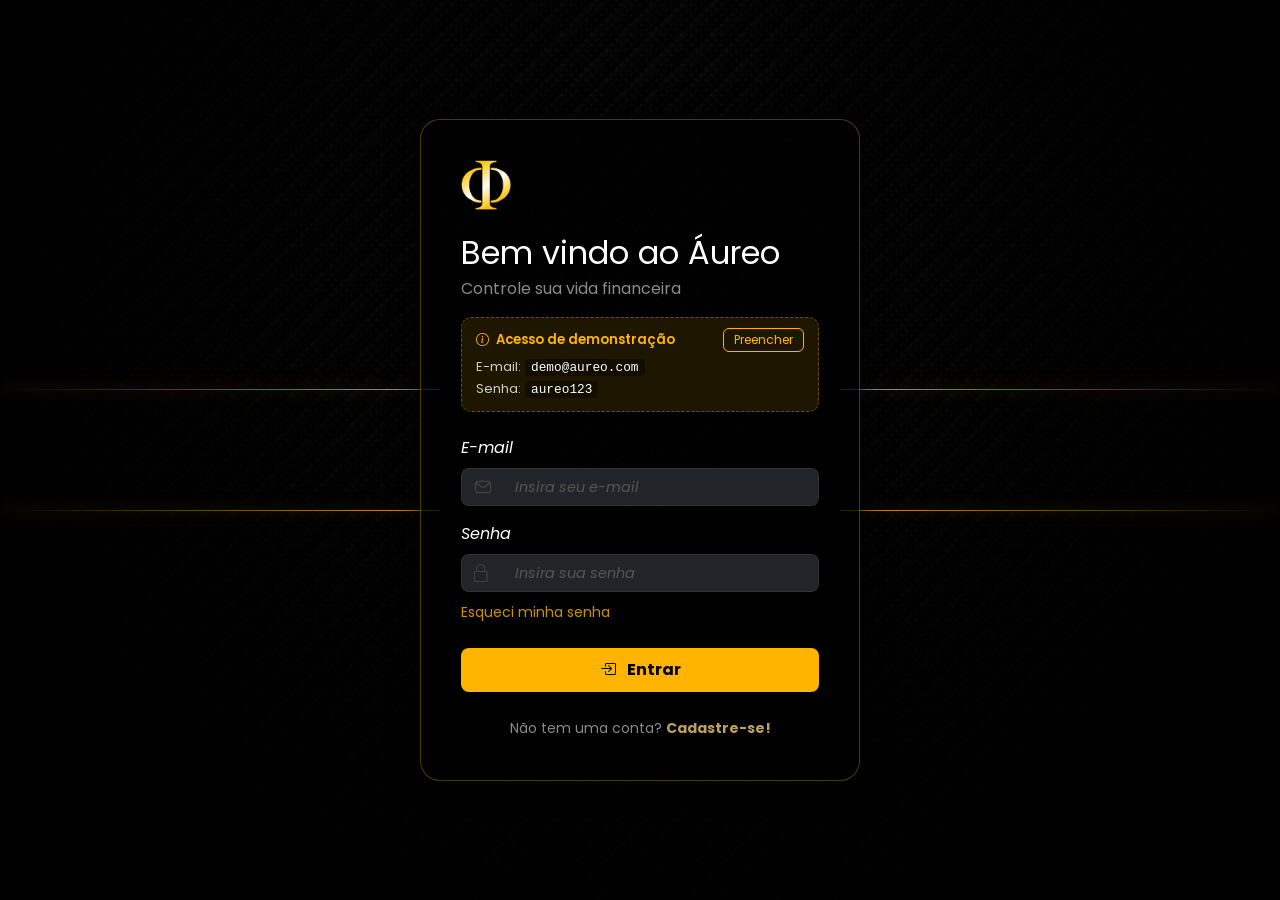
<file: index.html>
<!DOCTYPE html>
<html lang="pt-br">
<head>
    <meta charset="UTF-8">
    <meta name="viewport" content="width=device-width, initial-scale=1.0">
    <title>Áureo - Login</title>
    
    <link rel="preconnect" href="https://fonts.googleapis.com">
    <link rel="preconnect" href="https://fonts.gstatic.com" crossorigin>
    <link href="https://fonts.googleapis.com/css2?family=Poppins:wght@300;400;500;600;700&display=swap" rel="stylesheet">
    <link href="https://cdn.jsdelivr.net/npm/bootstrap@5.3.0/dist/css/bootstrap.min.css" rel="stylesheet">
    <link rel="stylesheet" href="https://cdn.jsdelivr.net/npm/bootstrap-icons@1.10.5/font/bootstrap-icons.css">
    <link rel="stylesheet" href="style.css">
</head>
<body>

    <div class="container-fluid min-vh-100 d-flex align-items-center justify-content-center bg-custom position-relative">
        
        <div class="lines-background">
            
            <div class="line-row">
                <div class="line-side line-left"></div>
                <div class="line-spacer"></div> 
                <div class="line-side line-right"></div>
            </div>

            <div class="line-row">
                <div class="line-side line-left"></div>
                <div class="line-spacer"></div> 
                <div class="line-side line-right"></div>
            </div>

        </div>
        <div class="card card-login p-4">
            <div class="card-body">
                
                <div class="mb-4 text-start">
                    <img src="assets/images/Logo/Áureo-gradiente ouro.png" alt="Logo Áureo" class="logo-img">
                </div>

                <h2 class="text-white fw-normal mb-1">Bem vindo ao Áureo</h2>
                <p class="text-muted mb-3">Controle sua vida financeira</p>

                <div class="demo-box mb-4">
                    <div class="d-flex align-items-center justify-content-between mb-1">
                        <span class="demo-title"><i class="bi bi-info-circle me-1"></i> Acesso de demonstração</span>
                        <button type="button" class="demo-fill" id="fillDemo">Preencher</button>
                    </div>
                    <div class="demo-cred">E-mail: <code>demo@aureo.com</code></div>
                    <div class="demo-cred">Senha: <code>aureo123</code></div>
                </div>

                <form id="loginForm" novalidate>
                    <div class="mb-3 text-start">
                        <label for="email" class="form-label text-white fst-italic">E-mail</label>
                        <div class="input-group">
                            <span class="input-group-text bg-dark border-gold text-muted">
                                <img src="assets/images/Icones/mail.png" alt="Icone Email" style="width: 18px; height: 18px; object-fit: contain;" class="input-icon">
                            </span>
                            <input type="email" class="form-control bg-dark text-white border-gold" id="email" placeholder="Insira seu e-mail" autocomplete="username">
                        </div>
                    </div>

                    <div class="mb-2 text-start">
                        <label for="password" class="form-label text-white fst-italic">Senha</label>
                        <div class="input-group">
                            <span class="input-group-text bg-dark border-gold text-muted">
                                <img src="assets/images/Icones/lock.png" alt="Icone Senha" style="width: 18px; height: 18px; object-fit: contain;" class="input-icon">
                            </span>
                            <input type="password" class="form-control bg-dark text-white border-gold" id="password" placeholder="Insira sua senha" autocomplete="current-password">
                        </div>
                    </div>

                    <div class="login-error text-start" id="loginError" role="alert" hidden>
                        <i class="bi bi-exclamation-circle me-1"></i> E-mail ou senha incorretos.
                    </div>

                    <div class="text-start mb-4">
                        <a href="#" class="link-gold text-decoration-none small">Esqueci minha senha</a>
                    </div>

                    <div class="d-grid gap-2">
                        <button type="submit" class="btn btn-gold fw-bold">
                            <i class="bi bi-box-arrow-in-right me-2"></i> Entrar
                        </button>
                    </div>

                    <div class="mt-4 text-center">
                        <a href="cadastro.html" class="text-muted text-decoration-none small">Não tem uma conta? <span class="text-gold-dark">Cadastre-se!</span></a>
                    </div>
                </form>
            </div>
        </div>
    </div>

    <script src="https://cdn.jsdelivr.net/npm/bootstrap@5.3.0/dist/js/bootstrap.bundle.min.js"></script>
    <script src="auth.js"></script>
    <script>
        const form = document.getElementById('loginForm');
        const email = document.getElementById('email');
        const password = document.getElementById('password');
        const error = document.getElementById('loginError');

        document.getElementById('fillDemo').addEventListener('click', () => {
            email.value = AUREO_DEMO.email;
            password.value = AUREO_DEMO.senha;
            error.hidden = true;
        });

        [email, password].forEach(el => el.addEventListener('input', () => { error.hidden = true; }));

        form.addEventListener('submit', async e => {
            e.preventDefault();
            if (await aureoCheckLogin(email.value, password.value)) {
                window.location.href = 'dashboard.html';
            } else {
                error.hidden = false;
                form.classList.remove('shake');
                void form.offsetWidth;
                form.classList.add('shake');
            }
        });
    </script>
</body>
</html>
</file>
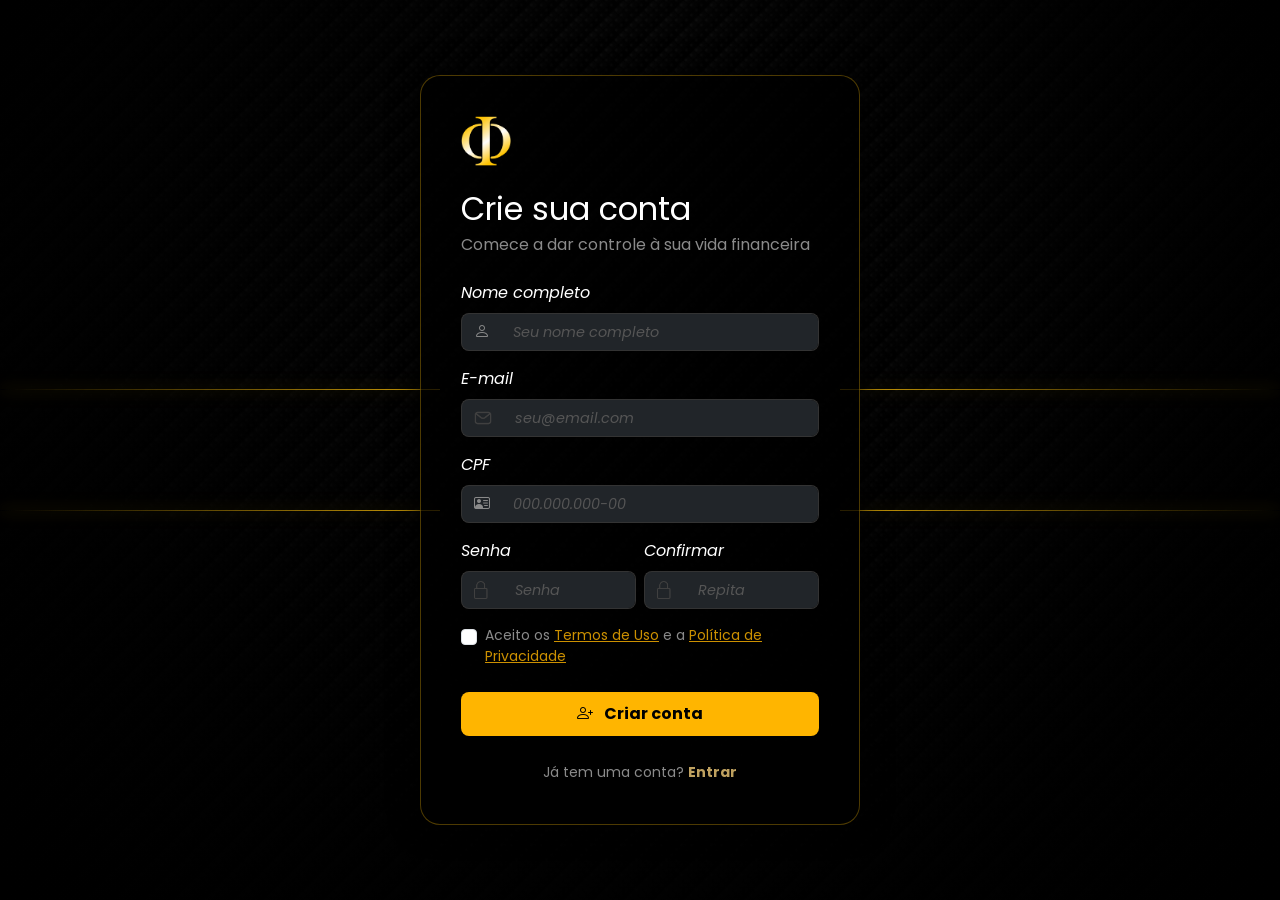
<file: cadastro.html>
<!DOCTYPE html>
<html lang="pt-br">
<head>
    <meta charset="UTF-8">
    <meta name="viewport" content="width=device-width, initial-scale=1.0">
    <title>Áureo - Criar conta</title>

    <link rel="preconnect" href="https://fonts.googleapis.com">
    <link rel="preconnect" href="https://fonts.gstatic.com" crossorigin>
    <link href="https://fonts.googleapis.com/css2?family=Poppins:wght@300;400;500;600;700&display=swap" rel="stylesheet">
    <link href="https://cdn.jsdelivr.net/npm/bootstrap@5.3.0/dist/css/bootstrap.min.css" rel="stylesheet">
    <link rel="stylesheet" href="https://cdn.jsdelivr.net/npm/bootstrap-icons@1.10.5/font/bootstrap-icons.css">
    <link rel="stylesheet" href="style.css">
</head>
<body>

    <div class="container-fluid min-vh-100 d-flex align-items-center justify-content-center bg-custom position-relative py-4">

        <div class="lines-background">
            <div class="line-row">
                <div class="line-side line-left"></div>
                <div class="line-spacer"></div>
                <div class="line-side line-right"></div>
            </div>
            <div class="line-row">
                <div class="line-side line-left"></div>
                <div class="line-spacer"></div>
                <div class="line-side line-right"></div>
            </div>
        </div>

        <div class="card card-login p-4">
            <div class="card-body">

                <div class="mb-4 text-start">
                    <img src="assets/images/Logo/Áureo-gradiente ouro.png" alt="Logo Áureo" class="logo-img">
                </div>

                <h2 class="text-white fw-normal mb-1">Crie sua conta</h2>
                <p class="text-muted mb-4">Comece a dar controle à sua vida financeira</p>

                <form id="signupForm">
                    <div class="mb-3 text-start">
                        <label for="nome" class="form-label text-white fst-italic">Nome completo</label>
                        <div class="input-group">
                            <span class="input-group-text bg-dark border-gold text-muted">
                                <i class="bi bi-person"></i>
                            </span>
                            <input type="text" class="form-control bg-dark text-white border-gold" id="nome" placeholder="Seu nome completo" required>
                        </div>
                    </div>

                    <div class="mb-3 text-start">
                        <label for="email" class="form-label text-white fst-italic">E-mail</label>
                        <div class="input-group">
                            <span class="input-group-text bg-dark border-gold text-muted">
                                <img src="assets/images/Icones/mail.png" alt="" style="width:18px;height:18px;object-fit:contain;">
                            </span>
                            <input type="email" class="form-control bg-dark text-white border-gold" id="email" placeholder="seu@email.com" required>
                        </div>
                    </div>

                    <div class="mb-3 text-start">
                        <label for="cpf" class="form-label text-white fst-italic">CPF</label>
                        <div class="input-group">
                            <span class="input-group-text bg-dark border-gold text-muted">
                                <i class="bi bi-person-vcard"></i>
                            </span>
                            <input type="text" class="form-control bg-dark text-white border-gold" id="cpf" placeholder="000.000.000-00" required>
                        </div>
                    </div>

                    <div class="row g-2">
                        <div class="col-6">
                            <div class="mb-2 text-start">
                                <label for="password" class="form-label text-white fst-italic">Senha</label>
                                <div class="input-group">
                                    <span class="input-group-text bg-dark border-gold text-muted">
                                        <img src="assets/images/Icones/lock.png" alt="" style="width:18px;height:18px;object-fit:contain;">
                                    </span>
                                    <input type="password" class="form-control bg-dark text-white border-gold" id="password" placeholder="Senha" required>
                                </div>
                            </div>
                        </div>
                        <div class="col-6">
                            <div class="mb-2 text-start">
                                <label for="password2" class="form-label text-white fst-italic">Confirmar</label>
                                <div class="input-group">
                                    <span class="input-group-text bg-dark border-gold text-muted">
                                        <img src="assets/images/Icones/lock.png" alt="" style="width:18px;height:18px;object-fit:contain;">
                                    </span>
                                    <input type="password" class="form-control bg-dark text-white border-gold" id="password2" placeholder="Repita" required>
                                </div>
                            </div>
                        </div>
                    </div>

                    <div class="login-error text-start" id="signupError" role="alert" hidden></div>

                    <div class="form-check text-start mb-4 mt-2">
                        <input class="form-check-input" type="checkbox" id="termos" required>
                        <label class="form-check-label text-muted small" for="termos">
                            Aceito os <a href="#" class="link-gold">Termos de Uso</a> e a <a href="#" class="link-gold">Política de Privacidade</a>
                        </label>
                    </div>

                    <div class="d-grid gap-2">
                        <button type="submit" class="btn btn-gold fw-bold">
                            <i class="bi bi-person-plus me-2"></i> Criar conta
                        </button>
                    </div>

                    <div class="mt-4 text-center">
                        <a href="index.html" class="text-muted text-decoration-none small">Já tem uma conta? <span class="text-gold-dark">Entrar</span></a>
                    </div>
                </form>
            </div>
        </div>
    </div>

    <script src="https://cdn.jsdelivr.net/npm/bootstrap@5.3.0/dist/js/bootstrap.bundle.min.js"></script>
    <script src="auth.js"></script>
    <script>
        const form = document.getElementById('signupForm');
        const error = document.getElementById('signupError');
        const showError = msg => {
            error.innerHTML = '<i class="bi bi-exclamation-circle me-1"></i> ';
            error.append(msg);
            error.hidden = false;
        };

        form.addEventListener('input', () => { error.hidden = true; });

        form.addEventListener('submit', async e => {
            e.preventDefault();
            const senha = document.getElementById('password').value;
            if (senha.length < 6) return showError('A senha precisa ter pelo menos 6 caracteres.');
            if (senha !== document.getElementById('password2').value) return showError('As senhas não conferem.');
            const ok = await aureoRegister(document.getElementById('nome').value, document.getElementById('email').value, senha);
            if (!ok) return showError('Este e-mail é reservado para o acesso de demonstração.');
            window.location.href = 'dashboard.html';
        });
    </script>
</body>
</html>
</file>
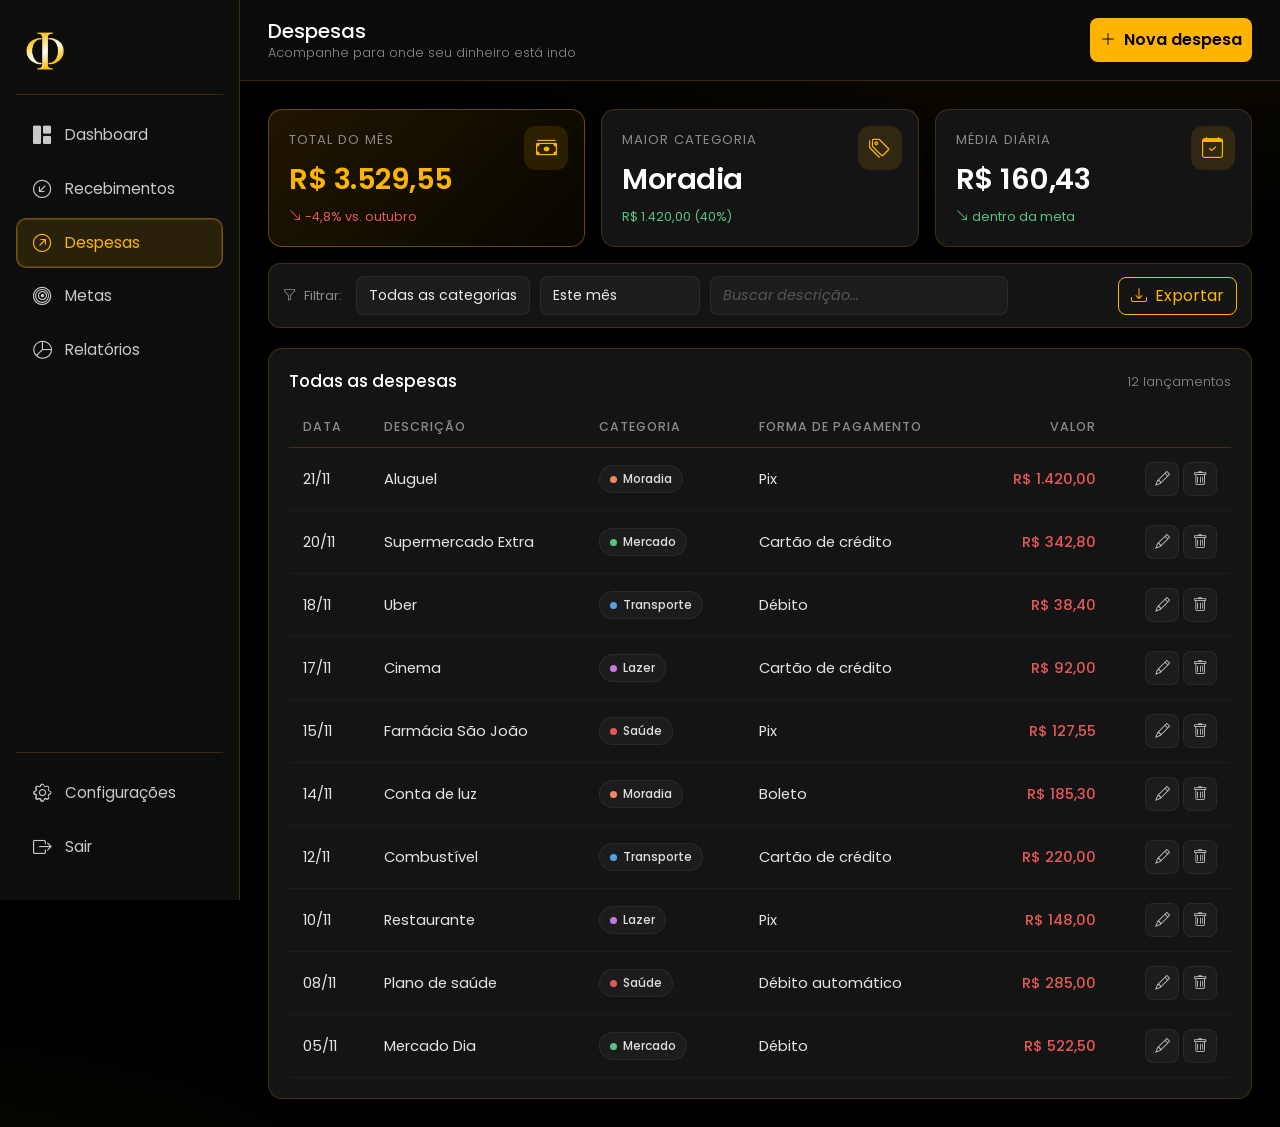
<file: despesas.html>
<!DOCTYPE html>
<html lang="pt-br">
<head>
    <meta charset="UTF-8">
    <meta name="viewport" content="width=device-width, initial-scale=1.0">
    <title>Áureo - Despesas</title>

    <link rel="preconnect" href="https://fonts.googleapis.com">
    <link rel="preconnect" href="https://fonts.gstatic.com" crossorigin>
    <link href="https://fonts.googleapis.com/css2?family=Poppins:wght@300;400;500;600;700&display=swap" rel="stylesheet">
    <link href="https://cdn.jsdelivr.net/npm/bootstrap@5.3.0/dist/css/bootstrap.min.css" rel="stylesheet">
    <link rel="stylesheet" href="https://cdn.jsdelivr.net/npm/bootstrap-icons@1.10.5/font/bootstrap-icons.css">
    <link rel="stylesheet" href="style.css">
</head>
<body>

<div class="app-shell">

    <aside class="sidebar">
        <div class="sidebar-logo">
            <img src="assets/images/Logo/Áureo-gradiente ouro.png" alt="Áureo">
        </div>
        <nav>
            <a href="dashboard.html" class="nav-link-custom">
                <i class="bi bi-grid-1x2-fill"></i><span class="nav-label">Dashboard</span>
            </a>
            <a href="recebimentos.html" class="nav-link-custom">
                <i class="bi bi-arrow-down-left-circle"></i><span class="nav-label">Recebimentos</span>
            </a>
            <a href="despesas.html" class="nav-link-custom active">
                <i class="bi bi-arrow-up-right-circle"></i><span class="nav-label">Despesas</span>
            </a>
            <a href="metas.html" class="nav-link-custom">
                <i class="bi bi-bullseye"></i><span class="nav-label">Metas</span>
            </a>
            <a href="relatorios.html" class="nav-link-custom">
                <i class="bi bi-pie-chart"></i><span class="nav-label">Relatórios</span>
            </a>
        </nav>
        <div class="sidebar-footer">
            <a href="#" class="nav-link-custom">
                <i class="bi bi-gear"></i><span class="nav-label">Configurações</span>
            </a>
            <a href="index.html" class="nav-link-custom">
                <i class="bi bi-box-arrow-right"></i><span class="nav-label">Sair</span>
            </a>
        </div>
    </aside>

    <div class="app-main">
        <header class="topbar">
            <h1>
                Despesas
                <small>Acompanhe para onde seu dinheiro está indo</small>
            </h1>
            <button class="btn btn-gold" data-bs-toggle="modal" data-bs-target="#modalDespesa">
                <i class="bi bi-plus-lg me-1"></i> Nova despesa
            </button>
        </header>

        <main class="content">

            <!-- Stat cards -->
            <div class="row g-3">
                <div class="col-md-4">
                    <div class="a-card stat-card accent">
                        <div class="stat-icon"><i class="bi bi-cash-stack"></i></div>
                        <div class="stat-label">Total do mês</div>
                        <div class="stat-value">R$ 3.529,55</div>
                        <div class="stat-trend down"><i class="bi bi-arrow-down-right"></i> -4,8% vs. outubro</div>
                    </div>
                </div>
                <div class="col-md-4">
                    <div class="a-card stat-card">
                        <div class="stat-icon"><i class="bi bi-tags"></i></div>
                        <div class="stat-label">Maior categoria</div>
                        <div class="stat-value">Moradia</div>
                        <div class="stat-trend">R$ 1.420,00 (40%)</div>
                    </div>
                </div>
                <div class="col-md-4">
                    <div class="a-card stat-card">
                        <div class="stat-icon"><i class="bi bi-calendar-check"></i></div>
                        <div class="stat-label">Média diária</div>
                        <div class="stat-value">R$ 160,43</div>
                        <div class="stat-trend"><i class="bi bi-arrow-down-right"></i> dentro da meta</div>
                    </div>
                </div>
            </div>

            <!-- Filter bar -->
            <div class="filter-bar mt-3">
                <label><i class="bi bi-funnel me-1"></i> Filtrar:</label>
                <select class="form-select">
                    <option>Todas as categorias</option>
                    <option>Moradia</option>
                    <option>Mercado</option>
                    <option>Transporte</option>
                    <option>Lazer</option>
                    <option>Saúde</option>
                    <option>Educação</option>
                </select>
                <select class="form-select">
                    <option>Este mês</option>
                    <option>Últimos 30 dias</option>
                    <option>Últimos 90 dias</option>
                    <option>Ano atual</option>
                </select>
                <input type="text" class="form-control" placeholder="Buscar descrição...">
                <button class="btn btn-outline-gold ms-auto">
                    <i class="bi bi-download me-1"></i> Exportar
                </button>
            </div>

            <!-- Tabela -->
            <div class="a-card">
                <div class="section-title">
                    Todas as despesas
                    <span class="muted">12 lançamentos</span>
                </div>
                <table class="a-table">
                    <thead>
                        <tr>
                            <th>Data</th>
                            <th>Descrição</th>
                            <th>Categoria</th>
                            <th>Forma de pagamento</th>
                            <th class="text-end">Valor</th>
                            <th></th>
                        </tr>
                    </thead>
                    <tbody>
                        <tr>
                            <td>21/11</td>
                            <td>Aluguel</td>
                            <td><span class="badge-cat cat-moradia"><span class="dot"></span>Moradia</span></td>
                            <td>Pix</td>
                            <td class="text-end amount-neg">R$ 1.420,00</td>
                            <td class="text-end">
                                <a class="icon-btn" href="#"><i class="bi bi-pencil"></i></a>
                                <a class="icon-btn" href="#"><i class="bi bi-trash"></i></a>
                            </td>
                        </tr>
                        <tr>
                            <td>20/11</td>
                            <td>Supermercado Extra</td>
                            <td><span class="badge-cat cat-mercado"><span class="dot"></span>Mercado</span></td>
                            <td>Cartão de crédito</td>
                            <td class="text-end amount-neg">R$ 342,80</td>
                            <td class="text-end">
                                <a class="icon-btn" href="#"><i class="bi bi-pencil"></i></a>
                                <a class="icon-btn" href="#"><i class="bi bi-trash"></i></a>
                            </td>
                        </tr>
                        <tr>
                            <td>18/11</td>
                            <td>Uber</td>
                            <td><span class="badge-cat cat-transporte"><span class="dot"></span>Transporte</span></td>
                            <td>Débito</td>
                            <td class="text-end amount-neg">R$ 38,40</td>
                            <td class="text-end">
                                <a class="icon-btn" href="#"><i class="bi bi-pencil"></i></a>
                                <a class="icon-btn" href="#"><i class="bi bi-trash"></i></a>
                            </td>
                        </tr>
                        <tr>
                            <td>17/11</td>
                            <td>Cinema</td>
                            <td><span class="badge-cat cat-lazer"><span class="dot"></span>Lazer</span></td>
                            <td>Cartão de crédito</td>
                            <td class="text-end amount-neg">R$ 92,00</td>
                            <td class="text-end">
                                <a class="icon-btn" href="#"><i class="bi bi-pencil"></i></a>
                                <a class="icon-btn" href="#"><i class="bi bi-trash"></i></a>
                            </td>
                        </tr>
                        <tr>
                            <td>15/11</td>
                            <td>Farmácia São João</td>
                            <td><span class="badge-cat cat-saude"><span class="dot"></span>Saúde</span></td>
                            <td>Pix</td>
                            <td class="text-end amount-neg">R$ 127,55</td>
                            <td class="text-end">
                                <a class="icon-btn" href="#"><i class="bi bi-pencil"></i></a>
                                <a class="icon-btn" href="#"><i class="bi bi-trash"></i></a>
                            </td>
                        </tr>
                        <tr>
                            <td>14/11</td>
                            <td>Conta de luz</td>
                            <td><span class="badge-cat cat-moradia"><span class="dot"></span>Moradia</span></td>
                            <td>Boleto</td>
                            <td class="text-end amount-neg">R$ 185,30</td>
                            <td class="text-end">
                                <a class="icon-btn" href="#"><i class="bi bi-pencil"></i></a>
                                <a class="icon-btn" href="#"><i class="bi bi-trash"></i></a>
                            </td>
                        </tr>
                        <tr>
                            <td>12/11</td>
                            <td>Combustível</td>
                            <td><span class="badge-cat cat-transporte"><span class="dot"></span>Transporte</span></td>
                            <td>Cartão de crédito</td>
                            <td class="text-end amount-neg">R$ 220,00</td>
                            <td class="text-end">
                                <a class="icon-btn" href="#"><i class="bi bi-pencil"></i></a>
                                <a class="icon-btn" href="#"><i class="bi bi-trash"></i></a>
                            </td>
                        </tr>
                        <tr>
                            <td>10/11</td>
                            <td>Restaurante</td>
                            <td><span class="badge-cat cat-lazer"><span class="dot"></span>Lazer</span></td>
                            <td>Pix</td>
                            <td class="text-end amount-neg">R$ 148,00</td>
                            <td class="text-end">
                                <a class="icon-btn" href="#"><i class="bi bi-pencil"></i></a>
                                <a class="icon-btn" href="#"><i class="bi bi-trash"></i></a>
                            </td>
                        </tr>
                        <tr>
                            <td>08/11</td>
                            <td>Plano de saúde</td>
                            <td><span class="badge-cat cat-saude"><span class="dot"></span>Saúde</span></td>
                            <td>Débito automático</td>
                            <td class="text-end amount-neg">R$ 285,00</td>
                            <td class="text-end">
                                <a class="icon-btn" href="#"><i class="bi bi-pencil"></i></a>
                                <a class="icon-btn" href="#"><i class="bi bi-trash"></i></a>
                            </td>
                        </tr>
                        <tr>
                            <td>05/11</td>
                            <td>Mercado Dia</td>
                            <td><span class="badge-cat cat-mercado"><span class="dot"></span>Mercado</span></td>
                            <td>Débito</td>
                            <td class="text-end amount-neg">R$ 522,50</td>
                            <td class="text-end">
                                <a class="icon-btn" href="#"><i class="bi bi-pencil"></i></a>
                                <a class="icon-btn" href="#"><i class="bi bi-trash"></i></a>
                            </td>
                        </tr>
                    </tbody>
                </table>
            </div>

        </main>
    </div>
</div>

<!-- Modal Nova Despesa -->
<div class="modal fade" id="modalDespesa" tabindex="-1">
    <div class="modal-dialog modal-dialog-centered">
        <div class="modal-content a-modal">
            <div class="modal-header">
                <h5 class="modal-title"><i class="bi bi-arrow-up-right-circle text-gold me-2"></i>Nova despesa</h5>
                <button type="button" class="btn-close btn-close-white" data-bs-dismiss="modal"></button>
            </div>
            <div class="modal-body">
                <div class="mb-3">
                    <label class="form-label">Descrição</label>
                    <input type="text" class="form-control" placeholder="Ex.: Mercado Extra">
                </div>
                <div class="row g-3">
                    <div class="col-md-6">
                        <label class="form-label">Valor</label>
                        <input type="text" class="form-control" placeholder="R$ 0,00">
                    </div>
                    <div class="col-md-6">
                        <label class="form-label">Data</label>
                        <input type="date" class="form-control">
                    </div>
                    <div class="col-md-6">
                        <label class="form-label">Categoria</label>
                        <select class="form-select">
                            <option>Moradia</option>
                            <option>Mercado</option>
                            <option>Transporte</option>
                            <option>Lazer</option>
                            <option>Saúde</option>
                            <option>Educação</option>
                            <option>Outros</option>
                        </select>
                    </div>
                    <div class="col-md-6">
                        <label class="form-label">Forma de pagamento</label>
                        <select class="form-select">
                            <option>Pix</option>
                            <option>Débito</option>
                            <option>Cartão de crédito</option>
                            <option>Dinheiro</option>
                            <option>Boleto</option>
                        </select>
                    </div>
                </div>
            </div>
            <div class="modal-footer">
                <button type="button" class="btn btn-outline-gold" data-bs-dismiss="modal">Cancelar</button>
                <button type="button" class="btn btn-gold" data-bs-dismiss="modal">
                    <i class="bi bi-check2 me-1"></i> Salvar
                </button>
            </div>
        </div>
    </div>
</div>

<script src="https://cdn.jsdelivr.net/npm/bootstrap@5.3.0/dist/js/bootstrap.bundle.min.js"></script>
</body>
</html>
</file>
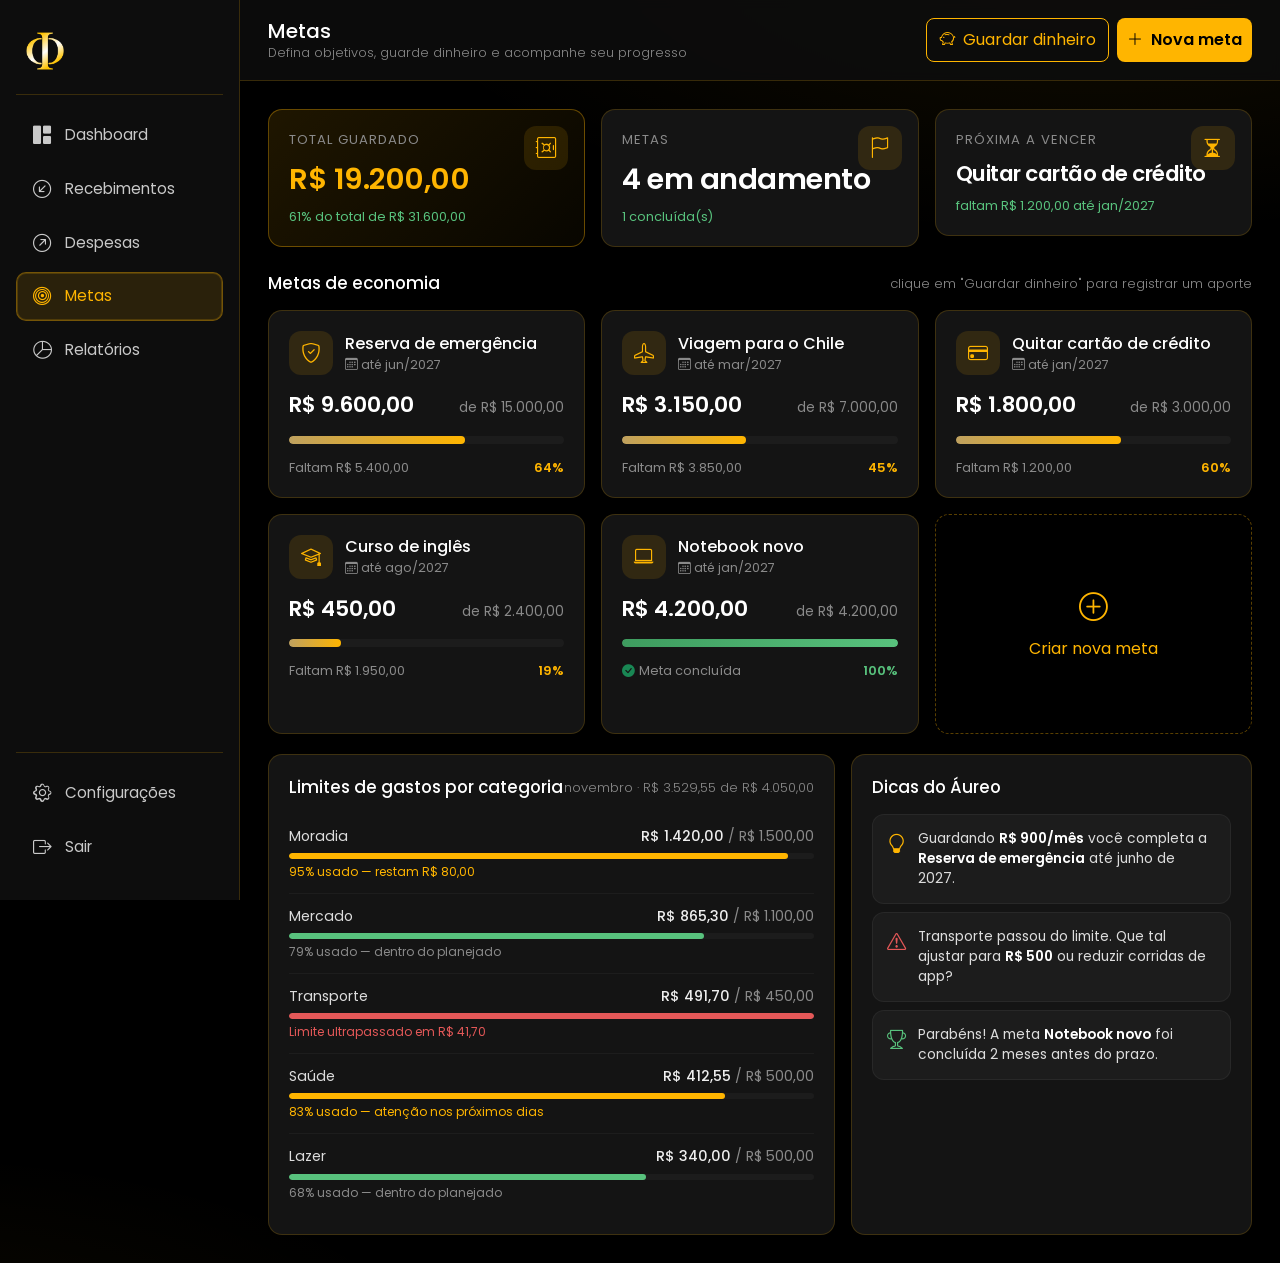
<file: metas.html>
<!DOCTYPE html>
<html lang="pt-br">
<head>
    <meta charset="UTF-8">
    <meta name="viewport" content="width=device-width, initial-scale=1.0">
    <title>Áureo - Metas</title>

    <link rel="preconnect" href="https://fonts.googleapis.com">
    <link rel="preconnect" href="https://fonts.gstatic.com" crossorigin>
    <link href="https://fonts.googleapis.com/css2?family=Poppins:wght@300;400;500;600;700&display=swap" rel="stylesheet">
    <link href="https://cdn.jsdelivr.net/npm/bootstrap@5.3.0/dist/css/bootstrap.min.css" rel="stylesheet">
    <link rel="stylesheet" href="https://cdn.jsdelivr.net/npm/bootstrap-icons@1.10.5/font/bootstrap-icons.css">
    <link rel="stylesheet" href="style.css">
</head>
<body>

<div class="app-shell">

    <aside class="sidebar">
        <div class="sidebar-logo">
            <img src="assets/images/Logo/Áureo-gradiente ouro.png" alt="Áureo">
        </div>
        <nav>
            <a href="dashboard.html" class="nav-link-custom">
                <i class="bi bi-grid-1x2-fill"></i><span class="nav-label">Dashboard</span>
            </a>
            <a href="recebimentos.html" class="nav-link-custom">
                <i class="bi bi-arrow-down-left-circle"></i><span class="nav-label">Recebimentos</span>
            </a>
            <a href="despesas.html" class="nav-link-custom">
                <i class="bi bi-arrow-up-right-circle"></i><span class="nav-label">Despesas</span>
            </a>
            <a href="metas.html" class="nav-link-custom active">
                <i class="bi bi-bullseye"></i><span class="nav-label">Metas</span>
            </a>
            <a href="relatorios.html" class="nav-link-custom">
                <i class="bi bi-pie-chart"></i><span class="nav-label">Relatórios</span>
            </a>
        </nav>
        <div class="sidebar-footer">
            <a href="#" class="nav-link-custom">
                <i class="bi bi-gear"></i><span class="nav-label">Configurações</span>
            </a>
            <a href="index.html" class="nav-link-custom">
                <i class="bi bi-box-arrow-right"></i><span class="nav-label">Sair</span>
            </a>
        </div>
    </aside>

    <div class="app-main">
        <header class="topbar">
            <h1>
                Metas
                <small>Defina objetivos, guarde dinheiro e acompanhe seu progresso</small>
            </h1>
            <div class="d-flex gap-2">
                <button class="btn btn-outline-gold" data-bs-toggle="modal" data-bs-target="#modalAporte">
                    <i class="bi bi-piggy-bank me-1"></i> Guardar dinheiro
                </button>
                <button class="btn btn-gold" data-bs-toggle="modal" data-bs-target="#modalMeta">
                    <i class="bi bi-plus-lg me-1"></i> Nova meta
                </button>
            </div>
        </header>

        <main class="content">

            <!-- Resumo -->
            <div class="row g-3">
                <div class="col-md-4">
                    <div class="a-card stat-card accent">
                        <div class="stat-icon"><i class="bi bi-safe"></i></div>
                        <div class="stat-label">Total guardado</div>
                        <div class="stat-value" id="statSaved">—</div>
                        <div class="stat-trend" id="statSavedPct">—</div>
                    </div>
                </div>
                <div class="col-md-4">
                    <div class="a-card stat-card">
                        <div class="stat-icon"><i class="bi bi-flag"></i></div>
                        <div class="stat-label">Metas</div>
                        <div class="stat-value" id="statActive">—</div>
                        <div class="stat-trend" id="statDone">—</div>
                    </div>
                </div>
                <div class="col-md-4">
                    <div class="a-card stat-card">
                        <div class="stat-icon"><i class="bi bi-hourglass-split"></i></div>
                        <div class="stat-label">Próxima a vencer</div>
                        <div class="stat-value" id="statNext" style="font-size:1.35rem;">—</div>
                        <div class="stat-trend" id="statNextInfo">—</div>
                    </div>
                </div>
            </div>

            <!-- Metas de economia -->
            <div class="section-title mt-4">
                Metas de economia
                <span class="muted">clique em "Guardar dinheiro" para registrar um aporte</span>
            </div>
            <div class="row g-3" id="goalsGrid"></div>

            <!-- Orçamento mensal -->
            <div class="row g-3 mt-1">
                <div class="col-lg-7">
                    <div class="a-card h-100">
                        <div class="section-title">
                            Limites de gastos por categoria
                            <span class="muted">novembro · R$ 3.529,55 de R$ 4.050,00</span>
                        </div>

                        <div class="budget-row warn">
                            <div class="top"><span>Moradia</span><span class="vals"><b>R$ 1.420,00</b> / R$ 1.500,00</span></div>
                            <div class="bar"><span style="width:95%"></span></div>
                            <div class="note">95% usado — restam R$ 80,00</div>
                        </div>
                        <div class="budget-row">
                            <div class="top"><span>Mercado</span><span class="vals"><b>R$ 865,30</b> / R$ 1.100,00</span></div>
                            <div class="bar"><span style="width:79%"></span></div>
                            <div class="note">79% usado — dentro do planejado</div>
                        </div>
                        <div class="budget-row over">
                            <div class="top"><span>Transporte</span><span class="vals"><b>R$ 491,70</b> / R$ 450,00</span></div>
                            <div class="bar"><span style="width:100%"></span></div>
                            <div class="note">Limite ultrapassado em R$ 41,70</div>
                        </div>
                        <div class="budget-row warn">
                            <div class="top"><span>Saúde</span><span class="vals"><b>R$ 412,55</b> / R$ 500,00</span></div>
                            <div class="bar"><span style="width:83%"></span></div>
                            <div class="note">83% usado — atenção nos próximos dias</div>
                        </div>
                        <div class="budget-row">
                            <div class="top"><span>Lazer</span><span class="vals"><b>R$ 340,00</b> / R$ 500,00</span></div>
                            <div class="bar"><span style="width:68%"></span></div>
                            <div class="note">68% usado — dentro do planejado</div>
                        </div>
                    </div>
                </div>
                <div class="col-lg-5">
                    <div class="a-card h-100">
                        <div class="section-title">Dicas do Áureo</div>
                        <div class="d-flex flex-column gap-2">
                            <div class="insight warn">
                                <i class="bi bi-lightbulb"></i>
                                <p>Guardando <b>R$ 900/mês</b> você completa a <b>Reserva de emergência</b> até junho de 2027.</p>
                            </div>
                            <div class="insight bad">
                                <i class="bi bi-exclamation-triangle"></i>
                                <p>Transporte passou do limite. Que tal ajustar para <b>R$ 500</b> ou reduzir corridas de app?</p>
                            </div>
                            <div class="insight good">
                                <i class="bi bi-trophy"></i>
                                <p>Parabéns! A meta <b>Notebook novo</b> foi concluída 2 meses antes do prazo.</p>
                            </div>
                        </div>
                    </div>
                </div>
            </div>

        </main>
    </div>
</div>

<!-- Modal Nova Meta -->
<div class="modal fade" id="modalMeta" tabindex="-1">
    <div class="modal-dialog modal-dialog-centered">
        <form class="modal-content a-modal" id="formMeta">
            <div class="modal-header">
                <h5 class="modal-title"><i class="bi bi-bullseye text-gold me-2"></i>Nova meta</h5>
                <button type="button" class="btn-close btn-close-white" data-bs-dismiss="modal"></button>
            </div>
            <div class="modal-body">
                <div class="mb-3">
                    <label class="form-label" for="metaNome">Qual é o seu objetivo?</label>
                    <input type="text" class="form-control" id="metaNome" placeholder="Ex.: Viagem de férias" maxlength="40" required>
                </div>
                <div class="row g-3">
                    <div class="col-md-6">
                        <label class="form-label" for="metaValor">Valor da meta (R$)</label>
                        <input type="number" class="form-control" id="metaValor" min="1" step="0.01" placeholder="5000" required>
                    </div>
                    <div class="col-md-6">
                        <label class="form-label" for="metaPrazo">Prazo</label>
                        <input type="month" class="form-control" id="metaPrazo" required>
                    </div>
                    <div class="col-12">
                        <label class="form-label" for="metaIcone">Categoria</label>
                        <select class="form-select" id="metaIcone">
                            <option value="bi-piggy-bank">Economia</option>
                            <option value="bi-airplane">Viagem</option>
                            <option value="bi-house">Casa</option>
                            <option value="bi-car-front">Veículo</option>
                            <option value="bi-mortarboard">Educação</option>
                            <option value="bi-gift">Presente</option>
                        </select>
                    </div>
                </div>
            </div>
            <div class="modal-footer">
                <button type="button" class="btn btn-outline-gold" data-bs-dismiss="modal">Cancelar</button>
                <button type="submit" class="btn btn-gold"><i class="bi bi-check2 me-1"></i> Criar meta</button>
            </div>
        </form>
    </div>
</div>

<!-- Modal Aporte -->
<div class="modal fade" id="modalAporte" tabindex="-1">
    <div class="modal-dialog modal-dialog-centered">
        <form class="modal-content a-modal" id="formAporte">
            <div class="modal-header">
                <h5 class="modal-title"><i class="bi bi-piggy-bank text-gold me-2"></i>Guardar dinheiro</h5>
                <button type="button" class="btn-close btn-close-white" data-bs-dismiss="modal"></button>
            </div>
            <div class="modal-body">
                <div class="mb-3">
                    <label class="form-label" for="aporteMeta">Para qual meta?</label>
                    <select class="form-select" id="aporteMeta"></select>
                </div>
                <div>
                    <label class="form-label" for="aporteValor">Valor (R$)</label>
                    <input type="number" class="form-control" id="aporteValor" min="1" step="0.01" placeholder="200" required>
                </div>
            </div>
            <div class="modal-footer">
                <button type="button" class="btn btn-outline-gold" data-bs-dismiss="modal">Cancelar</button>
                <button type="submit" class="btn btn-gold"><i class="bi bi-check2 me-1"></i> Guardar</button>
            </div>
        </form>
    </div>
</div>

<script src="https://cdn.jsdelivr.net/npm/bootstrap@5.3.0/dist/js/bootstrap.bundle.min.js"></script>
<script>
    const goals = [
        { name: 'Reserva de emergência', icon: 'bi-shield-check', saved: 9600, target: 15000, deadline: '2027-06' },
        { name: 'Viagem para o Chile',   icon: 'bi-airplane',     saved: 3150, target: 7000,  deadline: '2027-03' },
        { name: 'Quitar cartão de crédito', icon: 'bi-credit-card', saved: 1800, target: 3000, deadline: '2027-01' },
        { name: 'Curso de inglês',       icon: 'bi-mortarboard',  saved: 450,  target: 2400,  deadline: '2027-08' },
        { name: 'Notebook novo',         icon: 'bi-laptop',       saved: 4200, target: 4200,  deadline: '2027-01' }
    ];

    const brl = v => v.toLocaleString('pt-BR', { style: 'currency', currency: 'BRL' });
    const MONTHS = ['jan','fev','mar','abr','mai','jun','jul','ago','set','out','nov','dez'];
    const fmtMonth = ym => { const [y, m] = ym.split('-'); return `${MONTHS[+m - 1]}/${y}`; };
    const esc = s => s.replace(/[&<>"']/g, c => ({ '&': '&amp;', '<': '&lt;', '>': '&gt;', '"': '&quot;', "'": '&#39;' }[c]));

    function render() {
        const grid = document.getElementById('goalsGrid');
        const ordered = [...goals].sort((a, b) => (a.saved >= a.target) - (b.saved >= b.target));
        grid.innerHTML = ordered.map(g => {
            const pct = Math.min(100, Math.round(g.saved / g.target * 100));
            const done = g.saved >= g.target;
            const missing = Math.max(0, g.target - g.saved);
            return `
            <div class="col-md-6 col-xl-4">
                <div class="a-card goal-card ${done ? 'done' : ''}">
                    <div class="goal-head">
                        <div class="goal-icon"><i class="bi ${g.icon}"></i></div>
                        <div>
                            <p class="goal-title">${esc(g.name)}</p>
                            <div class="goal-deadline"><i class="bi bi-calendar3 me-1"></i>até ${fmtMonth(g.deadline)}</div>
                        </div>
                    </div>
                    <div class="goal-values">
                        <span class="goal-saved">${brl(g.saved)}</span>
                        <span class="goal-target">de ${brl(g.target)}</span>
                    </div>
                    <div class="goal-progress ${done ? 'done' : ''}"><span style="width:${pct}%"></span></div>
                    <div class="goal-foot">
                        <span>${done ? '<i class="bi bi-check-circle-fill text-success me-1"></i>Meta concluída' : 'Faltam ' + brl(missing)}</span>
                        <span class="pct">${pct}%</span>
                    </div>
                </div>
            </div>`;
        }).join('') + `
            <div class="col-md-6 col-xl-4">
                <button class="a-card goal-add" data-bs-toggle="modal" data-bs-target="#modalMeta">
                    <i class="bi bi-plus-circle"></i>
                    <span>Criar nova meta</span>
                </button>
            </div>`;

        const select = document.getElementById('aporteMeta');
        select.innerHTML = goals
            .map((g, i) => g.saved < g.target ? `<option value="${i}">${esc(g.name)}</option>` : '')
            .join('');

        const saved = goals.reduce((s, g) => s + g.saved, 0);
        const target = goals.reduce((s, g) => s + g.target, 0);
        const active = goals.filter(g => g.saved < g.target);
        document.getElementById('statSaved').textContent = brl(saved);
        document.getElementById('statSavedPct').textContent = `${Math.round(saved / target * 100)}% do total de ${brl(target)}`;
        document.getElementById('statActive').textContent = `${active.length} em andamento`;
        document.getElementById('statDone').textContent = `${goals.length - active.length} concluída(s)`;

        const next = [...active].sort((a, b) => a.deadline.localeCompare(b.deadline))[0];
        document.getElementById('statNext').textContent = next ? next.name : 'Nenhuma';
        document.getElementById('statNextInfo').textContent = next
            ? `faltam ${brl(next.target - next.saved)} até ${fmtMonth(next.deadline)}`
            : 'todas as metas concluídas';
    }

    document.getElementById('formAporte').addEventListener('submit', e => {
        e.preventDefault();
        const idx = +document.getElementById('aporteMeta').value;
        const val = parseFloat(document.getElementById('aporteValor').value);
        if (!goals[idx] || !(val > 0)) return;
        goals[idx].saved = Math.min(goals[idx].target, goals[idx].saved + val);
        e.target.reset();
        bootstrap.Modal.getInstance(document.getElementById('modalAporte')).hide();
        render();
    });

    document.getElementById('formMeta').addEventListener('submit', e => {
        e.preventDefault();
        goals.push({
            name: document.getElementById('metaNome').value.trim(),
            icon: document.getElementById('metaIcone').value,
            saved: 0,
            target: parseFloat(document.getElementById('metaValor').value),
            deadline: document.getElementById('metaPrazo').value
        });
        e.target.reset();
        bootstrap.Modal.getInstance(document.getElementById('modalMeta')).hide();
        render();
    });

    render();
</script>
</body>
</html>
</file>
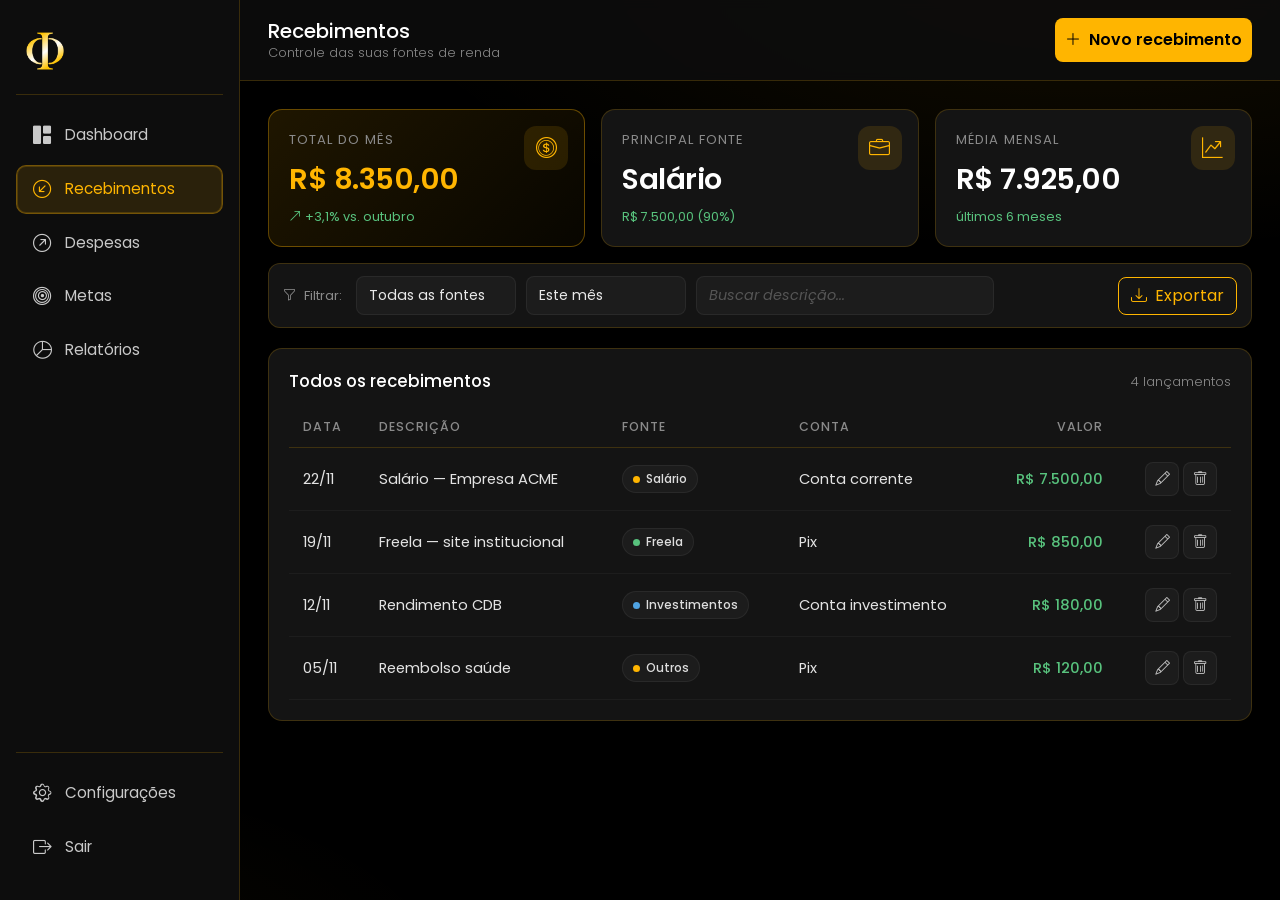
<file: recebimentos.html>
<!DOCTYPE html>
<html lang="pt-br">
<head>
    <meta charset="UTF-8">
    <meta name="viewport" content="width=device-width, initial-scale=1.0">
    <title>Áureo - Recebimentos</title>

    <link rel="preconnect" href="https://fonts.googleapis.com">
    <link rel="preconnect" href="https://fonts.gstatic.com" crossorigin>
    <link href="https://fonts.googleapis.com/css2?family=Poppins:wght@300;400;500;600;700&display=swap" rel="stylesheet">
    <link href="https://cdn.jsdelivr.net/npm/bootstrap@5.3.0/dist/css/bootstrap.min.css" rel="stylesheet">
    <link rel="stylesheet" href="https://cdn.jsdelivr.net/npm/bootstrap-icons@1.10.5/font/bootstrap-icons.css">
    <link rel="stylesheet" href="style.css">
</head>
<body>

<div class="app-shell">

    <aside class="sidebar">
        <div class="sidebar-logo">
            <img src="assets/images/Logo/Áureo-gradiente ouro.png" alt="Áureo">
        </div>
        <nav>
            <a href="dashboard.html" class="nav-link-custom">
                <i class="bi bi-grid-1x2-fill"></i><span class="nav-label">Dashboard</span>
            </a>
            <a href="recebimentos.html" class="nav-link-custom active">
                <i class="bi bi-arrow-down-left-circle"></i><span class="nav-label">Recebimentos</span>
            </a>
            <a href="despesas.html" class="nav-link-custom">
                <i class="bi bi-arrow-up-right-circle"></i><span class="nav-label">Despesas</span>
            </a>
            <a href="metas.html" class="nav-link-custom">
                <i class="bi bi-bullseye"></i><span class="nav-label">Metas</span>
            </a>
            <a href="relatorios.html" class="nav-link-custom">
                <i class="bi bi-pie-chart"></i><span class="nav-label">Relatórios</span>
            </a>
        </nav>
        <div class="sidebar-footer">
            <a href="#" class="nav-link-custom">
                <i class="bi bi-gear"></i><span class="nav-label">Configurações</span>
            </a>
            <a href="index.html" class="nav-link-custom">
                <i class="bi bi-box-arrow-right"></i><span class="nav-label">Sair</span>
            </a>
        </div>
    </aside>

    <div class="app-main">
        <header class="topbar">
            <h1>
                Recebimentos
                <small>Controle das suas fontes de renda</small>
            </h1>
            <button class="btn btn-gold" data-bs-toggle="modal" data-bs-target="#modalRecebimento">
                <i class="bi bi-plus-lg me-1"></i> Novo recebimento
            </button>
        </header>

        <main class="content">

            <!-- Stat cards -->
            <div class="row g-3">
                <div class="col-md-4">
                    <div class="a-card stat-card accent">
                        <div class="stat-icon"><i class="bi bi-coin"></i></div>
                        <div class="stat-label">Total do mês</div>
                        <div class="stat-value">R$ 8.350,00</div>
                        <div class="stat-trend"><i class="bi bi-arrow-up-right"></i> +3,1% vs. outubro</div>
                    </div>
                </div>
                <div class="col-md-4">
                    <div class="a-card stat-card">
                        <div class="stat-icon"><i class="bi bi-briefcase"></i></div>
                        <div class="stat-label">Principal fonte</div>
                        <div class="stat-value">Salário</div>
                        <div class="stat-trend">R$ 7.500,00 (90%)</div>
                    </div>
                </div>
                <div class="col-md-4">
                    <div class="a-card stat-card">
                        <div class="stat-icon"><i class="bi bi-graph-up-arrow"></i></div>
                        <div class="stat-label">Média mensal</div>
                        <div class="stat-value">R$ 7.925,00</div>
                        <div class="stat-trend">últimos 6 meses</div>
                    </div>
                </div>
            </div>

            <!-- Filter bar -->
            <div class="filter-bar mt-3">
                <label><i class="bi bi-funnel me-1"></i> Filtrar:</label>
                <select class="form-select">
                    <option>Todas as fontes</option>
                    <option>Salário</option>
                    <option>Freela</option>
                    <option>Investimentos</option>
                    <option>Vendas</option>
                    <option>Outros</option>
                </select>
                <select class="form-select">
                    <option>Este mês</option>
                    <option>Últimos 30 dias</option>
                    <option>Últimos 90 dias</option>
                    <option>Ano atual</option>
                </select>
                <input type="text" class="form-control" placeholder="Buscar descrição...">
                <button class="btn btn-outline-gold ms-auto">
                    <i class="bi bi-download me-1"></i> Exportar
                </button>
            </div>

            <!-- Tabela -->
            <div class="a-card">
                <div class="section-title">
                    Todos os recebimentos
                    <span class="muted">4 lançamentos</span>
                </div>
                <table class="a-table">
                    <thead>
                        <tr>
                            <th>Data</th>
                            <th>Descrição</th>
                            <th>Fonte</th>
                            <th>Conta</th>
                            <th class="text-end">Valor</th>
                            <th></th>
                        </tr>
                    </thead>
                    <tbody>
                        <tr>
                            <td>22/11</td>
                            <td>Salário — Empresa ACME</td>
                            <td><span class="badge-cat cat-salario"><span class="dot"></span>Salário</span></td>
                            <td>Conta corrente</td>
                            <td class="text-end amount-pos">R$ 7.500,00</td>
                            <td class="text-end">
                                <a class="icon-btn" href="#"><i class="bi bi-pencil"></i></a>
                                <a class="icon-btn" href="#"><i class="bi bi-trash"></i></a>
                            </td>
                        </tr>
                        <tr>
                            <td>19/11</td>
                            <td>Freela — site institucional</td>
                            <td><span class="badge-cat cat-freela"><span class="dot"></span>Freela</span></td>
                            <td>Pix</td>
                            <td class="text-end amount-pos">R$ 850,00</td>
                            <td class="text-end">
                                <a class="icon-btn" href="#"><i class="bi bi-pencil"></i></a>
                                <a class="icon-btn" href="#"><i class="bi bi-trash"></i></a>
                            </td>
                        </tr>
                        <tr>
                            <td>12/11</td>
                            <td>Rendimento CDB</td>
                            <td><span class="badge-cat cat-invest"><span class="dot"></span>Investimentos</span></td>
                            <td>Conta investimento</td>
                            <td class="text-end amount-pos">R$ 180,00</td>
                            <td class="text-end">
                                <a class="icon-btn" href="#"><i class="bi bi-pencil"></i></a>
                                <a class="icon-btn" href="#"><i class="bi bi-trash"></i></a>
                            </td>
                        </tr>
                        <tr>
                            <td>05/11</td>
                            <td>Reembolso saúde</td>
                            <td><span class="badge-cat"><span class="dot"></span>Outros</span></td>
                            <td>Pix</td>
                            <td class="text-end amount-pos">R$ 120,00</td>
                            <td class="text-end">
                                <a class="icon-btn" href="#"><i class="bi bi-pencil"></i></a>
                                <a class="icon-btn" href="#"><i class="bi bi-trash"></i></a>
                            </td>
                        </tr>
                    </tbody>
                </table>
            </div>

        </main>
    </div>
</div>

<!-- Modal Novo Recebimento -->
<div class="modal fade" id="modalRecebimento" tabindex="-1">
    <div class="modal-dialog modal-dialog-centered">
        <div class="modal-content a-modal">
            <div class="modal-header">
                <h5 class="modal-title"><i class="bi bi-arrow-down-left-circle text-gold me-2"></i>Novo recebimento</h5>
                <button type="button" class="btn-close btn-close-white" data-bs-dismiss="modal"></button>
            </div>
            <div class="modal-body">
                <div class="mb-3">
                    <label class="form-label">Descrição</label>
                    <input type="text" class="form-control" placeholder="Ex.: Salário — Empresa ACME">
                </div>
                <div class="row g-3">
                    <div class="col-md-6">
                        <label class="form-label">Valor</label>
                        <input type="text" class="form-control" placeholder="R$ 0,00">
                    </div>
                    <div class="col-md-6">
                        <label class="form-label">Data</label>
                        <input type="date" class="form-control">
                    </div>
                    <div class="col-md-6">
                        <label class="form-label">Fonte</label>
                        <select class="form-select">
                            <option>Salário</option>
                            <option>Freela</option>
                            <option>Investimentos</option>
                            <option>Vendas</option>
                            <option>Outros</option>
                        </select>
                    </div>
                    <div class="col-md-6">
                        <label class="form-label">Conta de destino</label>
                        <select class="form-select">
                            <option>Conta corrente</option>
                            <option>Pix</option>
                            <option>Poupança</option>
                            <option>Conta investimento</option>
                        </select>
                    </div>
                </div>
            </div>
            <div class="modal-footer">
                <button type="button" class="btn btn-outline-gold" data-bs-dismiss="modal">Cancelar</button>
                <button type="button" class="btn btn-gold" data-bs-dismiss="modal">
                    <i class="bi bi-check2 me-1"></i> Salvar
                </button>
            </div>
        </div>
    </div>
</div>

<script src="https://cdn.jsdelivr.net/npm/bootstrap@5.3.0/dist/js/bootstrap.bundle.min.js"></script>
</body>
</html>
</file>
<file: style.css>
/* ============================================
   Áureo — Design System
   ============================================ */
:root {
    --gold-primary: #FFB500;
    --gold-hover: #e0a800;
    --gold-dark: #bfa15f;
    --gold-soft: rgba(255, 181, 0, 0.12);
    --card-bg: rgba(0, 0, 0, 0.8);
    --surface-1: #0d0d0d;
    --surface-2: #141414;
    --surface-3: #1c1c1c;
    --border-soft: rgba(255, 181, 0, 0.18);
    --border-hard: rgba(255, 181, 0, 0.35);
    --text-muted-custom: #8a8a8a;
    --danger: #e45858;
    --success: #58c27d;
}

* { box-sizing: border-box; }

body {
    font-family: 'Poppins', sans-serif !important;
    background-color: #000;
    color: #fff;
}

/* ============================================
   AUTH SCREENS (Login / Cadastro)
   ============================================ */
.bg-custom {
    background-color: #000000;
    background-image: url('assets/images/Fundo/Tela-Login.png');
    background-size: cover;
    background-position: center;
    background-repeat: no-repeat;
    position: relative;
    overflow: hidden;
}
.bg-custom::before {
    content: '';
    position: absolute;
    top: 0; left: 0; right: 0; bottom: 0;
    background: radial-gradient(circle, rgba(0,0,0,0.7) 0%, rgba(0,0,0,1) 100%);
    pointer-events: none;
    z-index: 0;
}

.lines-background {
    position: absolute;
    top: 50%;
    left: 0;
    width: 100%;
    transform: translateY(-50%);
    z-index: 0;
    display: flex;
    flex-direction: column;
    justify-content: center;
    gap: 120px;
}
.line-row { display: flex; align-items: center; width: 100%; opacity: 0.8; }
.line-spacer { width: 100%; max-width: 400px; height: 1px; background: transparent; flex-shrink: 0; }
.line-side { height: 1px; flex-grow: 1; box-shadow: 0 0 15px rgba(255, 193, 7, 0.6); }
.line-left  { background: linear-gradient(90deg, rgba(255,193,7,0) 0%, rgba(255,193,7,1) 100%); }
.line-right { background: linear-gradient(90deg, rgba(255,193,7,1) 0%, rgba(255,193,7,0) 100%); }

.card-login {
    background-color: var(--card-bg);
    border: 1px solid rgba(255, 193, 7, 0.3);
    border-radius: 20px;
    width: 100%;
    max-width: 440px;
    box-shadow: 0 0 30px rgba(0, 0, 0, 0.9);
    position: relative;
    z-index: 1;
}

.logo-img { height: 50px; width: auto; }

/* Acesso de demonstração / erros de autenticação */
.demo-box {
    background: var(--gold-soft);
    border: 1px dashed var(--border-hard);
    border-radius: 10px;
    padding: 10px 14px;
    text-align: left;
}
.demo-title { color: var(--gold-primary); font-size: 0.82rem; font-weight: 600; }
.demo-cred { color: #ccc; font-size: 0.82rem; line-height: 1.6; }
.demo-cred code { color: #fff; background: rgba(0,0,0,0.4); padding: 1px 6px; border-radius: 4px; font-size: 0.8rem; }
.demo-fill {
    background: transparent; border: 1px solid var(--gold-primary); color: var(--gold-primary);
    border-radius: 6px; font-size: 0.75rem; padding: 2px 10px; transition: all 0.2s;
}
.demo-fill:hover { background: var(--gold-primary); color: #000; }
.login-error {
    color: var(--danger); font-size: 0.84rem; margin: 4px 0 8px;
    background: rgba(228, 88, 88, 0.08); border: 1px solid rgba(228, 88, 88, 0.3);
    border-radius: 8px; padding: 8px 12px;
}
.shake { animation: shake 0.35s ease; }
@keyframes shake {
    0%, 100% { transform: translateX(0); }
    25% { transform: translateX(-6px); }
    75% { transform: translateX(6px); }
}

/* Inputs com ícone (login / cadastro) */
.border-gold { border: 1px solid #333; border-radius: 8px; }
.input-group-text { border-right: none; border-top-right-radius: 0; border-bottom-right-radius: 0; }
.input-group > .form-control { border-left: none; border-top-left-radius: 0; border-bottom-left-radius: 0; }
.form-control:focus, .form-control:focus + .input-group-text {
    background-color: #1a1a1a !important;
    color: white !important;
    border-color: var(--gold-primary) !important;
    box-shadow: 0 0 5px rgba(255, 181, 0, 0.5) !important;
    outline: none;
}
.input-group:focus-within .input-group-text,
.input-group:focus-within .form-control { border-color: var(--gold-primary); }
::placeholder { color: #555 !important; font-style: italic; font-size: 0.9rem; }

.btn-gold {
    background-color: var(--gold-primary);
    border: none;
    color: #000;
    padding: 10px;
    border-radius: 8px;
    font-weight: 600;
    transition: all 0.3s ease;
}
.btn-gold:hover {
    background-color: var(--gold-hover);
    color: #000;
    transform: translateY(-1px);
    box-shadow: 0 4px 15px rgba(255, 193, 7, 0.4);
}
.btn-outline-gold {
    background-color: transparent;
    border: 1px solid var(--gold-primary);
    color: var(--gold-primary);
    border-radius: 8px;
    transition: all 0.3s ease;
}
.btn-outline-gold:hover {
    background-color: var(--gold-primary);
    color: #000;
}

.link-gold { color: var(--gold-primary); opacity: 0.8; transition: opacity 0.3s; }
.link-gold:hover { color: var(--gold-primary); opacity: 1; }
.text-gold-dark { color: var(--gold-dark); font-weight: bold; transition: color 0.3s; }
.text-gold-dark:hover { color: var(--gold-primary); }
.text-muted { color: var(--text-muted-custom) !important; }
.text-gold { color: var(--gold-primary) !important; }

/* ============================================
   APP SHELL (Dashboard, Despesas, Recebimentos)
   ============================================ */
.app-shell {
    display: flex;
    min-height: 100vh;
    background:
        radial-gradient(1200px 500px at 85% -5%, rgba(255,181,0,0.08), transparent 60%),
        radial-gradient(1000px 400px at -10% 110%, rgba(255,181,0,0.05), transparent 60%),
        #000;
}

/* Sidebar */
.sidebar {
    width: 240px;
    background: var(--surface-1);
    border-right: 1px solid var(--border-soft);
    display: flex;
    flex-direction: column;
    padding: 24px 16px;
    position: sticky;
    top: 0;
    height: 100vh;
}
.sidebar-logo {
    display: flex;
    align-items: center;
    gap: 10px;
    padding: 8px 10px 24px 10px;
    border-bottom: 1px solid var(--border-soft);
    margin-bottom: 16px;
}
.sidebar-logo img { height: 38px; }
.sidebar-logo .brand {
    color: var(--gold-primary);
    font-weight: 700;
    letter-spacing: 1px;
    font-size: 1.05rem;
}

.nav-link-custom {
    display: flex;
    align-items: center;
    gap: 12px;
    padding: 10px 14px;
    margin-bottom: 4px;
    border-radius: 10px;
    color: #c9c9c9;
    font-size: 0.95rem;
    text-decoration: none;
    transition: all 0.2s ease;
    border: 1px solid transparent;
}
.nav-link-custom i { font-size: 1.15rem; width: 22px; text-align: center; }
.nav-link-custom:hover {
    background: var(--surface-2);
    color: #fff;
}
.nav-link-custom.active {
    background: var(--gold-soft);
    color: var(--gold-primary);
    border-color: var(--border-hard);
    box-shadow: inset 0 0 0 1px var(--border-soft);
}

.sidebar-footer {
    margin-top: auto;
    padding-top: 16px;
    border-top: 1px solid var(--border-soft);
}

/* Main area */
.app-main {
    flex: 1;
    display: flex;
    flex-direction: column;
    min-width: 0;
}

.topbar {
    display: flex;
    align-items: center;
    justify-content: space-between;
    gap: 16px;
    padding: 18px 28px;
    background: rgba(13,13,13,0.85);
    backdrop-filter: blur(6px);
    border-bottom: 1px solid var(--border-soft);
    position: sticky;
    top: 0;
    z-index: 10;
}
.topbar h1 {
    font-size: 1.25rem;
    margin: 0;
    color: #fff;
    font-weight: 500;
}
.topbar h1 small {
    display: block;
    color: var(--text-muted-custom);
    font-size: 0.8rem;
    font-weight: 300;
    margin-top: 2px;
}

.user-chip {
    display: flex;
    align-items: center;
    gap: 10px;
    padding: 6px 14px 6px 6px;
    background: var(--surface-2);
    border: 1px solid var(--border-soft);
    border-radius: 999px;
}
.user-chip .avatar {
    width: 32px; height: 32px;
    border-radius: 50%;
    background: linear-gradient(135deg, var(--gold-primary), var(--gold-dark));
    color: #000;
    font-weight: 700;
    display: flex; align-items: center; justify-content: center;
    font-size: 0.85rem;
}
.user-chip .user-name { font-size: 0.9rem; color: #eee; }
.user-chip .user-role { font-size: 0.72rem; color: var(--text-muted-custom); }

.content {
    padding: 28px;
    flex: 1;
}

/* Cards */
.a-card {
    background: var(--surface-2);
    border: 1px solid var(--border-soft);
    border-radius: 14px;
    padding: 20px;
    transition: border-color 0.2s ease, transform 0.2s ease;
}
.a-card:hover { border-color: var(--border-hard); }

.stat-card { position: relative; overflow: hidden; }
.stat-card .stat-label {
    color: var(--text-muted-custom);
    font-size: 0.82rem;
    text-transform: uppercase;
    letter-spacing: 1px;
    margin-bottom: 8px;
}
.stat-card .stat-value {
    font-size: 1.8rem;
    font-weight: 600;
    color: #fff;
    letter-spacing: -0.5px;
}
.stat-card .stat-trend {
    margin-top: 6px;
    font-size: 0.8rem;
    color: var(--success);
}
.stat-card .stat-trend.down { color: var(--danger); }
.stat-card .stat-icon {
    position: absolute;
    top: 16px; right: 16px;
    width: 44px; height: 44px;
    border-radius: 12px;
    background: var(--gold-soft);
    color: var(--gold-primary);
    display: flex; align-items: center; justify-content: center;
    font-size: 1.3rem;
}
.stat-card.accent {
    background: linear-gradient(135deg, rgba(255,181,0,0.12), rgba(255,181,0,0.03));
    border-color: var(--border-hard);
}
.stat-card.accent .stat-value { color: var(--gold-primary); }

.section-title {
    color: #fff;
    font-size: 1.05rem;
    font-weight: 500;
    margin: 0 0 14px 0;
    display: flex;
    align-items: center;
    justify-content: space-between;
}
.section-title .muted {
    color: var(--text-muted-custom);
    font-size: 0.82rem;
    font-weight: 300;
}

/* Tables */
.a-table { width: 100%; border-collapse: separate; border-spacing: 0; }
.a-table thead th {
    text-align: left;
    color: var(--text-muted-custom);
    font-weight: 500;
    font-size: 0.78rem;
    text-transform: uppercase;
    letter-spacing: 1px;
    padding: 10px 14px;
    border-bottom: 1px solid var(--border-soft);
}
.a-table tbody td {
    padding: 14px;
    border-bottom: 1px solid rgba(255,255,255,0.04);
    font-size: 0.92rem;
    color: #e3e3e3;
}
.a-table tbody tr:hover td { background: rgba(255,181,0,0.04); }

.badge-cat {
    display: inline-flex;
    align-items: center;
    gap: 6px;
    padding: 4px 10px;
    border-radius: 999px;
    font-size: 0.75rem;
    font-weight: 500;
    background: var(--surface-3);
    color: #ddd;
    border: 1px solid rgba(255,255,255,0.06);
}
.badge-cat .dot { width: 7px; height: 7px; border-radius: 50%; background: var(--gold-primary); }
.badge-cat.cat-moradia  .dot { background: #f08a5d; }
.badge-cat.cat-mercado  .dot { background: #58c27d; }
.badge-cat.cat-transporte .dot { background: #4fa3e3; }
.badge-cat.cat-lazer    .dot { background: #c678e3; }
.badge-cat.cat-saude    .dot { background: #e45858; }
.badge-cat.cat-salario  .dot { background: #FFB500; }
.badge-cat.cat-freela   .dot { background: #58c27d; }
.badge-cat.cat-invest   .dot { background: #4fa3e3; }

.amount-neg, .a-table td.amount-neg { color: var(--danger); font-weight: 500; font-variant-numeric: tabular-nums; }
.amount-pos, .a-table td.amount-pos { color: var(--success); font-weight: 500; font-variant-numeric: tabular-nums; }

/* Filter bar */
.filter-bar {
    display: flex;
    flex-wrap: wrap;
    gap: 10px;
    align-items: center;
    background: var(--surface-2);
    border: 1px solid var(--border-soft);
    border-radius: 12px;
    padding: 12px 14px;
    margin-bottom: 20px;
}
.filter-bar .form-select,
.filter-bar .form-control {
    background: var(--surface-3);
    border: 1px solid rgba(255,255,255,0.06);
    color: #e9e9e9;
    border-radius: 8px;
    font-size: 0.88rem;
    padding: 8px 12px;
    min-width: 160px;
    width: auto;
}
.filter-bar .form-select:focus,
.filter-bar .form-control:focus {
    border-color: var(--gold-primary);
    box-shadow: 0 0 0 2px rgba(255,181,0,0.15);
    background: var(--surface-3);
    color: #fff;
}
.filter-bar label {
    color: var(--text-muted-custom);
    font-size: 0.82rem;
    margin-right: 4px;
}

/* Modal */
.modal-content.a-modal {
    background: var(--surface-2);
    border: 1px solid var(--border-hard);
    border-radius: 16px;
    color: #eee;
}
.modal-content.a-modal .modal-header {
    border-bottom: 1px solid var(--border-soft);
}
.modal-content.a-modal .modal-footer {
    border-top: 1px solid var(--border-soft);
}
.modal-content.a-modal .form-label {
    color: #ddd;
    font-size: 0.85rem;
}
.modal-content.a-modal .form-control,
.modal-content.a-modal .form-select {
    background: var(--surface-3);
    border: 1px solid rgba(255,255,255,0.08);
    color: #fff;
    border-radius: 8px;
}
.modal-content.a-modal .form-control:focus,
.modal-content.a-modal .form-select:focus {
    border-color: var(--gold-primary);
    box-shadow: 0 0 0 2px rgba(255,181,0,0.2);
    background: var(--surface-3);
    color: #fff;
}

/* Progress bars for categories */
.cat-row { display: flex; align-items: center; gap: 12px; padding: 10px 0; border-bottom: 1px solid rgba(255,255,255,0.04); }
.cat-row:last-child { border-bottom: none; }
.cat-row .cat-dot { width: 10px; height: 10px; border-radius: 50%; }
.cat-row .cat-name { flex: 0 0 120px; font-size: 0.88rem; color: #ddd; }
.cat-row .cat-bar { flex: 1; height: 6px; background: var(--surface-3); border-radius: 999px; overflow: hidden; }
.cat-row .cat-bar > span { display: block; height: 100%; background: var(--gold-primary); border-radius: 999px; }
.cat-row .cat-amount { flex: 0 0 110px; text-align: right; color: #eee; font-variant-numeric: tabular-nums; font-size: 0.88rem; }

/* Chart container */
.chart-wrap {
    position: relative;
    height: 260px;
}

/* Mini helper */
.icon-btn {
    width: 34px; height: 34px;
    border-radius: 8px;
    background: var(--surface-3);
    border: 1px solid rgba(255,255,255,0.06);
    color: #bbb;
    display: inline-flex; align-items: center; justify-content: center;
    transition: all 0.2s;
}
.icon-btn:hover { color: var(--gold-primary); border-color: var(--border-hard); }

.divider { height: 1px; background: var(--border-soft); margin: 20px 0; }

/* Metas */
.goal-card { display: flex; flex-direction: column; gap: 14px; height: 100%; }
.goal-head { display: flex; align-items: center; gap: 12px; }
.goal-icon {
    width: 44px; height: 44px; border-radius: 12px;
    display: flex; align-items: center; justify-content: center;
    font-size: 1.25rem; background: var(--gold-soft); color: var(--gold-primary); flex-shrink: 0;
}
.goal-title { font-size: 1rem; font-weight: 500; color: #fff; margin: 0; }
.goal-deadline { font-size: 0.78rem; color: var(--text-muted-custom); }
.goal-values { display: flex; justify-content: space-between; align-items: baseline; }
.goal-saved { font-size: 1.35rem; font-weight: 600; color: #fff; font-variant-numeric: tabular-nums; }
.goal-target { font-size: 0.85rem; color: var(--text-muted-custom); font-variant-numeric: tabular-nums; }
.goal-progress { height: 8px; background: var(--surface-3); border-radius: 999px; overflow: hidden; }
.goal-progress > span {
    display: block; height: 100%; border-radius: 999px;
    background: linear-gradient(90deg, var(--gold-dark), var(--gold-primary));
    transition: width 0.6s ease;
}
.goal-progress.done > span { background: linear-gradient(90deg, #3e9c5f, var(--success)); }
.goal-foot { display: flex; justify-content: space-between; align-items: center; font-size: 0.8rem; color: var(--text-muted-custom); }
.goal-foot .pct { color: var(--gold-primary); font-weight: 600; }
.goal-card.done .pct { color: var(--success); }
.goal-add {
    border: 1px dashed var(--border-hard); background: transparent;
    display: flex; flex-direction: column; align-items: center; justify-content: center;
    gap: 8px; color: var(--gold-primary); min-height: 220px; cursor: pointer; width: 100%;
}
.goal-add:hover { background: var(--gold-soft); }
.goal-add i { font-size: 1.8rem; }

.budget-row { padding: 12px 0; border-bottom: 1px solid rgba(255,255,255,0.04); }
.budget-row:last-child { border-bottom: none; }
.budget-row .top { display: flex; justify-content: space-between; font-size: 0.88rem; margin-bottom: 6px; color: #ddd; }
.budget-row .top .vals { font-variant-numeric: tabular-nums; color: var(--text-muted-custom); }
.budget-row .top .vals b { color: #eee; font-weight: 500; }
.budget-row .bar { height: 6px; background: var(--surface-3); border-radius: 999px; overflow: hidden; }
.budget-row .bar > span { display: block; height: 100%; border-radius: 999px; background: var(--success); }
.budget-row.warn .bar > span { background: var(--gold-primary); }
.budget-row.over .bar > span { background: var(--danger); }
.budget-row .note { font-size: 0.75rem; margin-top: 4px; color: var(--text-muted-custom); }
.budget-row.warn .note { color: var(--gold-primary); }
.budget-row.over .note { color: var(--danger); }

/* Relatórios */
.insight {
    display: flex; gap: 12px; align-items: flex-start;
    padding: 14px; border-radius: 12px; background: var(--surface-3);
    border: 1px solid rgba(255,255,255,0.05); height: 100%;
}
.insight i { font-size: 1.2rem; margin-top: 2px; }
.insight.good i { color: var(--success); }
.insight.warn i { color: var(--gold-primary); }
.insight.bad i { color: var(--danger); }
.insight p { margin: 0; font-size: 0.86rem; color: #ddd; line-height: 1.45; }
.insight b { color: #fff; font-weight: 600; }

.seg {
    display: inline-flex; background: var(--surface-3); border-radius: 10px; padding: 3px;
    border: 1px solid rgba(255,255,255,0.06);
}
.seg button {
    background: transparent; border: none; color: #aaa; font-size: 0.85rem;
    padding: 6px 14px; border-radius: 8px; transition: all 0.2s;
}
.seg button.active { background: var(--gold-primary); color: #000; font-weight: 600; }
.seg button:not(.active):hover { color: #fff; }

.chart-wrap.sm { height: 230px; }
.legend-list { list-style: none; padding: 0; margin: 0; }
.legend-list li { display: flex; align-items: center; gap: 10px; padding: 7px 0; font-size: 0.86rem; color: #ddd; }
.legend-list .sw { width: 10px; height: 10px; border-radius: 3px; flex-shrink: 0; }
.legend-list .v { margin-left: auto; font-variant-numeric: tabular-nums; color: #eee; }
.legend-list .p { width: 44px; text-align: right; color: var(--text-muted-custom); font-variant-numeric: tabular-nums; }

/* Scrollbar */
::-webkit-scrollbar { width: 10px; height: 10px; }
::-webkit-scrollbar-track { background: #0a0a0a; }
::-webkit-scrollbar-thumb { background: #222; border-radius: 10px; }
::-webkit-scrollbar-thumb:hover { background: #333; }

/* Responsive */
@media (max-width: 960px) {
    .sidebar { width: 72px; padding: 16px 8px; }
    .sidebar .nav-label, .sidebar-logo .brand, .sidebar-footer .nav-label { display: none; }
    .nav-link-custom { justify-content: center; }
    .content { padding: 18px; }
    .topbar { padding: 14px 18px; }
}
</file>
